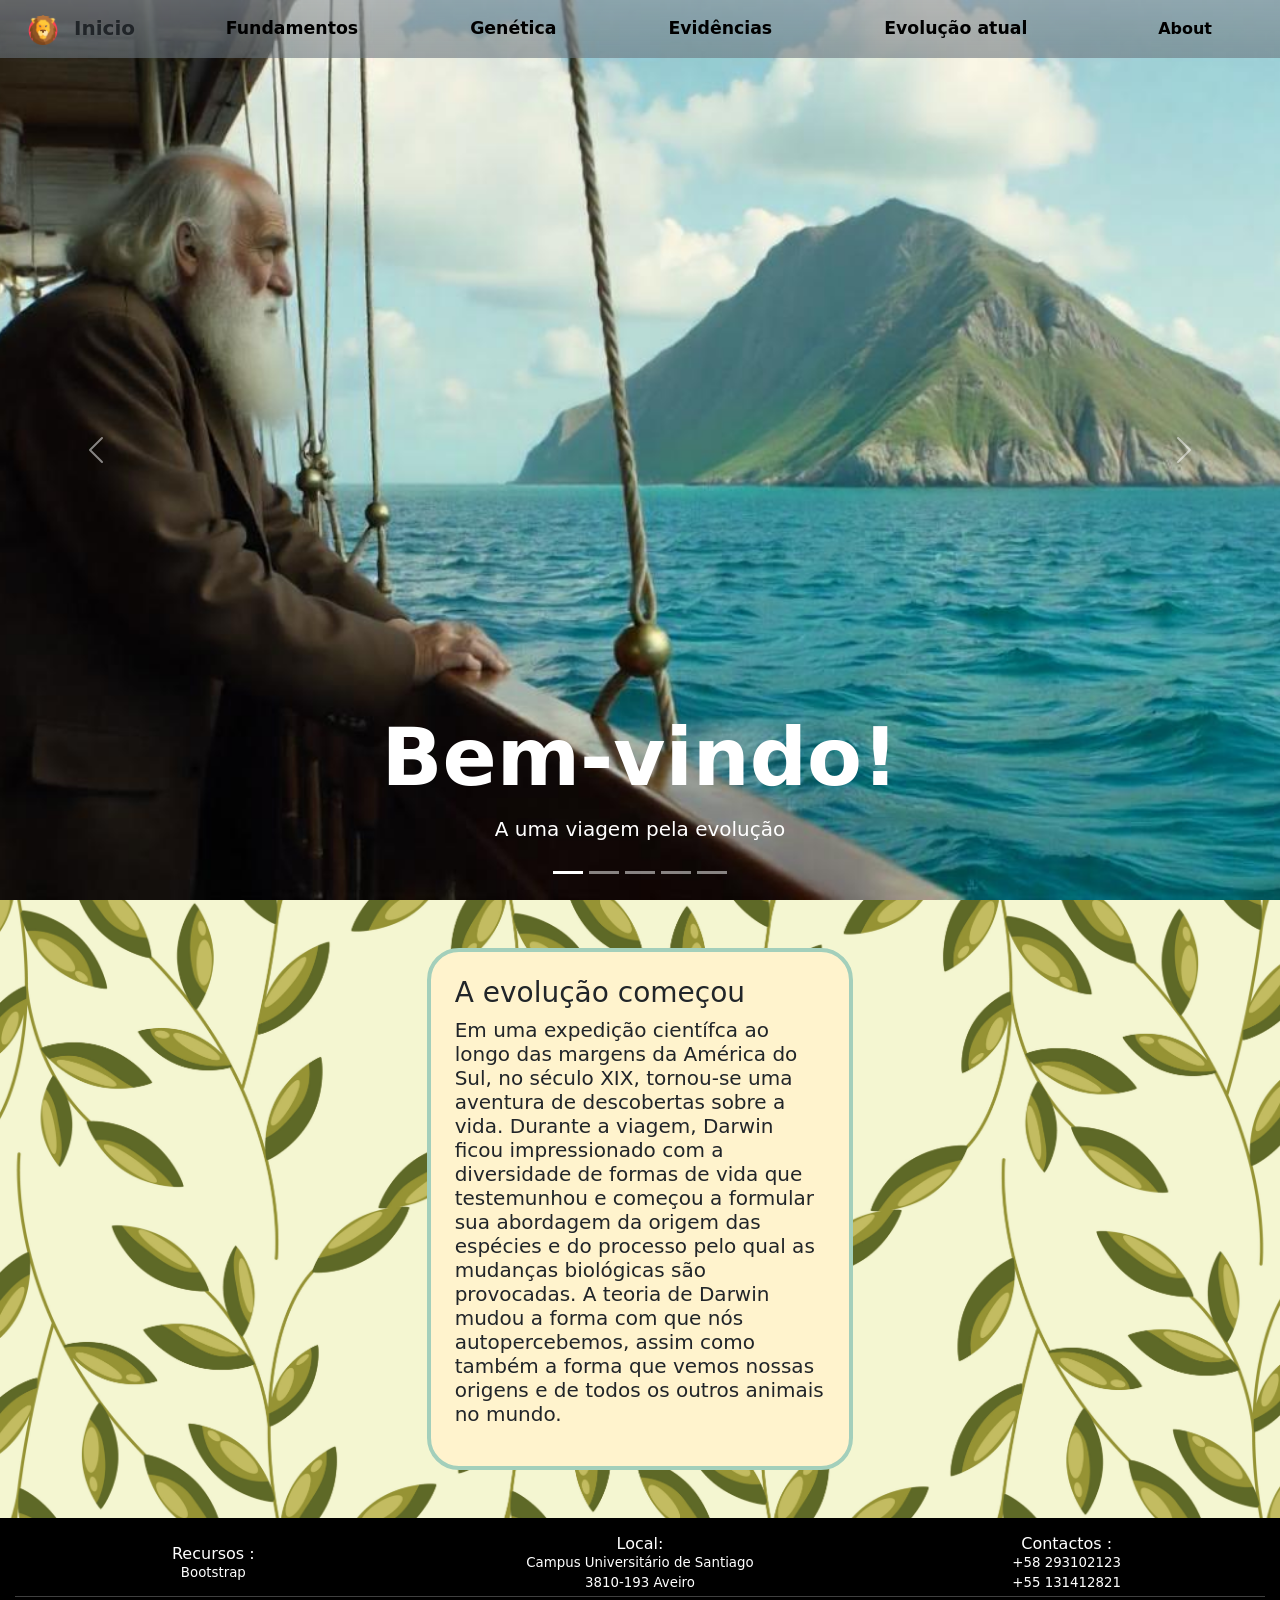
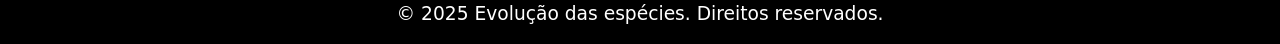
<file: projeto/index.html>
<!DOCTYPE ht>
<html lang="pt">
    <head>
        <meta charset="UTF-8">
        <meta name="viewport" content="width=device-width, initial-scale=1.0">
        <title>Evolução das espécies</title>
        <!-- Bootstrap minified CSS -->
        <link rel="stylesheet" href="https://cdn.jsdelivr.net/npm/bootstrap@5.3.0-alpha1/dist/css/bootstrap.min.css">
        <!-- jQuery library -->
        <script src="https://ajax.googleapis.com/ajax/libs/jquery/1.11.3/jquery.min.js"></script>
        <!-- Bootstrap JavaScript -->
        <script src="http://maxcdn.bootstrapcdn.com/bootstrap/3.3.6/js/bootstrap.min.js"></script>
        <!--Personal styles-->
        <link rel="stylesheet" href="css/style_index.css">
    </head>


    <body>
               <!--barra de navegacao-->    
        <nav class="navbar navbar-expand-lg bg-secondary bg-gradient fixed-top" style="--bs-bg-opacity: .6;">
            <div class="container-fluid">

                <!--HOME -->
                <div class="navbar-brand">
                    <a class="text-decoration-none text-dark" href="index.html">
                        <img class="d-inline-block mx-3" src="images/lio.png" alt="ND" width="30" height="30"><b>Inicio</b></a>
                </div>

                <!--Sublinks-->
                <div class="navbar-nav">
                    
                    <ul class="navbar-nav">
                        <li class="nav-item mx-5"><a  class="nav-link active" href="fundamentos.html" target="_blank">Fundamentos</a></li>
                        <li class="nav-item mx-5"><a  class="nav-link active" href="genetica.html" target="_blank">Genética</a></li>
                        <li class="nav-item mx-5"><a  class="nav-link active" href="evidencias.html" target="_blank">Evidências</a></li>
                        <li class="nav-item mx-5"><a  class="nav-link active" href="contemporaneos.html" target="_blank">Evolução atual</a></li>
                    </ul>
                </div>

                <!-- ABOUT -->
                <div class="navbar-nav">
                    <a class="nav-item nav-link active mx-5" href="about.html" target="_blank"><b> About</b></a>
                </div>
            </div>
        </nav>
       
        <!-- CAROUSEL-->
        <div class="">
            <div id="carouselExample" class="carousel slide full-screen" data-bs-ride="carousel">

                <div class="carousel-indicators">
                    <button type="button" data-bs-target="#carouselExampleCaptions" data-bs-slide-to="0" class="active" aria-current="true" aria-label="Slide 1"></button>
                    <button type="button" data-bs-target="#carouselExampleCaptions" data-bs-slide-to="1" aria-label="Slide 2"></button>
                    <button type="button" data-bs-target="#carouselExampleCaptions" data-bs-slide-to="2" aria-label="Slide 3"></button>
                    <button type="button" data-bs-target="#carouselExampleCaptions" data-bs-slide-to="3" aria-label="Slide 4"></button>
                    <button type="button" data-bs-target="#carouselExampleCaptions" data-bs-slide-to="4" aria-label="Slide 5"></button>

                </div>
                <div class="carousel-inner">


                    <div class="carousel-item active">
                        <img src="images/e.jpeg" class="d-block w-100"  alt="none">
                        <div class="carousel-caption">
                            <h5 class="display-1 fw-bold"><a class="link text-decoration-none text-white" href="index.html">Bem-vindo!</a></h5>
                            <p>A uma viagem pela evolução</p>
                        </div>
                    </div>

                    <div class="carousel-item">
                        <img src="images/funda.jpeg" class="d-block w-100" alt="none">
                        <div class="carousel-caption">
                            <h5 class="display-1 fw-bold"><a class="link text-decoration-none text-white" href="fundamentos.html" target="_blank">Fundamentos</a></h5>
                            <p>Aprende um pouco das bases</p>
                        </div>
                    </div>


                    <div class="carousel-item">
                        <img src="images/cel.jpeg" class="d-block w-100" alt="none">
                        <div class="carousel-caption">
                            <h5 class="display-1 fw-bold"><a class="link text-decoration-none text-white" href="genetica.html" target="_blank">Genética</a></h5>
                            <p>Combinações incrivéis</p>
                        </div>
                    </div>


                    <div class="carousel-item">
                        <img src="images/fossil_index.jpg" class="d-block w-100" alt="none">
                        <div class="carousel-caption">
                            <h5 class="display-1 fw-bold"><a class="link text-decoration-none text-white" href="evidencias.html" target="_blank">Evidências</a></h5>
                            <p>As provas da vida</p>
                        </div>    
                    </div>

                    <div class="carousel-item">
                        <img src="images/mosca_index.jpg" class="d-block w-100" alt="n carregou">
                        <div class="carousel-caption">
                            <h5 class="display-1 fw-bold"><a class="link text-decoration-none text-white" href="contemporaneos.html" target="_blank">Evolução atual</a></h5>
                            <p>E agora?</p>
                        </div>    
                    </div>

                </div>
                <button class="carousel-control-prev" type="button" data-bs-target="#carouselExample" data-bs-slide="prev">
                    <span class="carousel-control-prev-icon" aria-hidden="true"></span>
                    <span class="visually-hidden">Previous</span>
                </button>
                <button class="carousel-control-next" type="button" data-bs-target="#carouselExample" data-bs-slide="next">
                    <span class="carousel-control-next-icon" aria-hidden="true"></span>
                    <span class="visually-hidden">Next</span>
                </button>
                </div>
            </div>
        </div>
         <!-- Introducao  -->
         <div class="container-fluid p-0 m-0" style="background-image: url('images/fundo_index.jpg'); background-size: cover; background-position: center center;">  
                        
             <div class="row m-0 py-5 d-flex justify-content-center">
                 <div class="col-md-4 p-4 align-center bg-warning-subtle border border-4 border-success-subtle rounded-5">
                     <h3>A evolução começou<h3>
                     <p>Em uma expedição científca ao longo das margens da América do Sul, no século XIX, tornou-se uma aventura de descobertas sobre a vida. Durante a viagem, Darwin ficou impressionado com a diversidade de formas de vida que testemunhou e começou a formular sua abordagem da origem das espécies e do processo pelo qual as mudanças biológicas são provocadas. A teoria de Darwin mudou a forma com que nós autopercebemos, assim como também a forma que vemos nossas origens e de todos os outros animais no mundo. 
                     </p>
                 </div>
             </div>

             <!-- podemos colocar alguma coisa mais? -->
             <!--div class="row d-flex aling-items-center mx-0 tamanho">
                 <div class="col-md-4 bg-primary text-center">
                     <p class="">asdasd</p>
                 </div>
                 <div class="col-md-8 bg-danger">
                 </div>
             </div-->

        </div>
        <!--Rodape aeternum-->
        <footer class="bg-black text-white text-center py-3">
            <div class="container-fluid" style="background-size: cover;">
                <div class="row align-items-stretch">

                    <div class="col-md-4 d-flex flex-column justify-content-center">     
                        <h5>Recursos :</h5>
                        <p><a class="link text-decoration-none text-white" href="https://getbootstrap.com/" target="_blank">Bootstrap</a></p>
                    </div>

                    <div class="col-md-4 d-flex flex-column">
                        <h5>Local:</h5>
                        <p>Campus Universitário de Santiago</p><p> 3810-193 Aveiro</p>
                    </div>

                    <div class="col-md-4 d-flex flex-column">
                        <h5>Contactos :</h5>
                        <p>+58 293102123</p>
                        <p> +55 131412821</p>
                    </div>
                </div> 
                <hr>
                <div>
                    <p style="font-size:14pt;">© 2025 Evolução das espécies. Direitos reservados.</p>
                </div>
            </div>
        </footer>
        <script src="https://cdn.jsdelivr.net/npm/bootstrap@5.3.0-alpha1/dist/js/bootstrap.bundle.min.js"></script>
    </body>
</html>
</file>
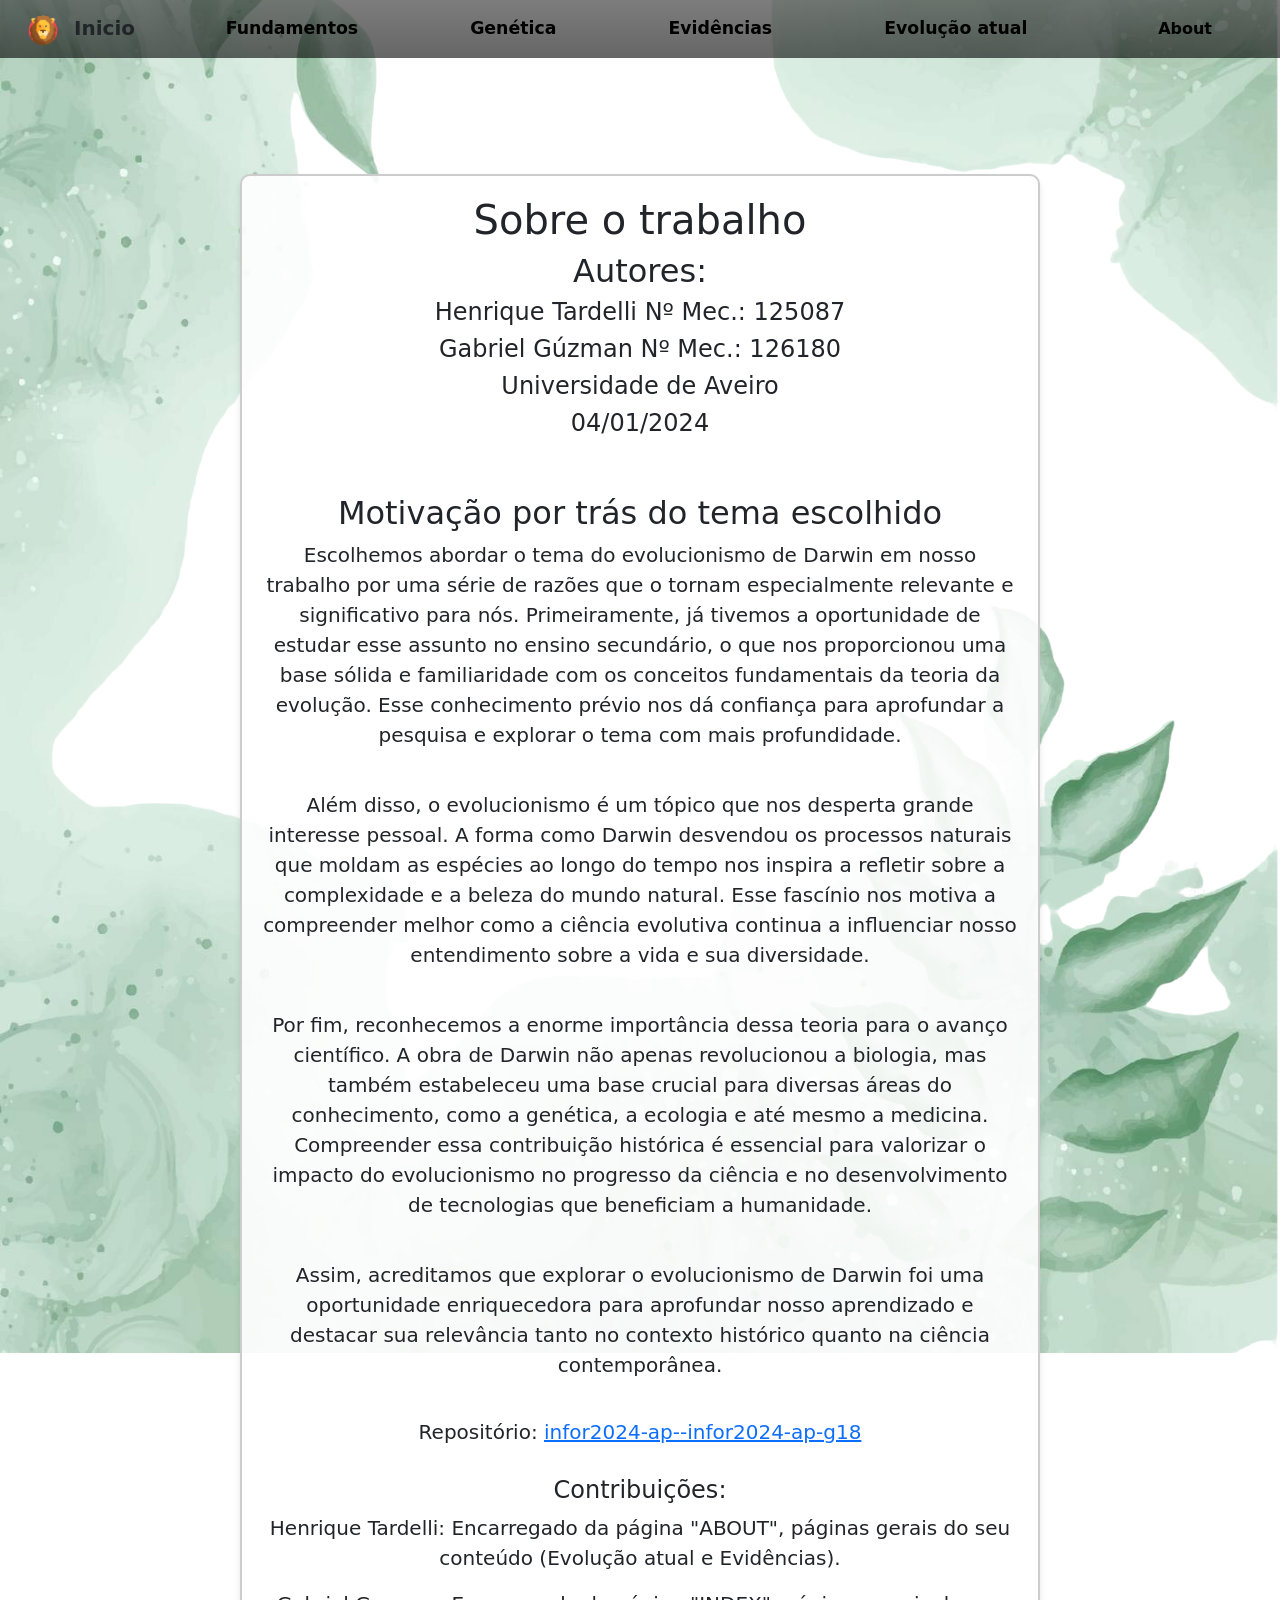
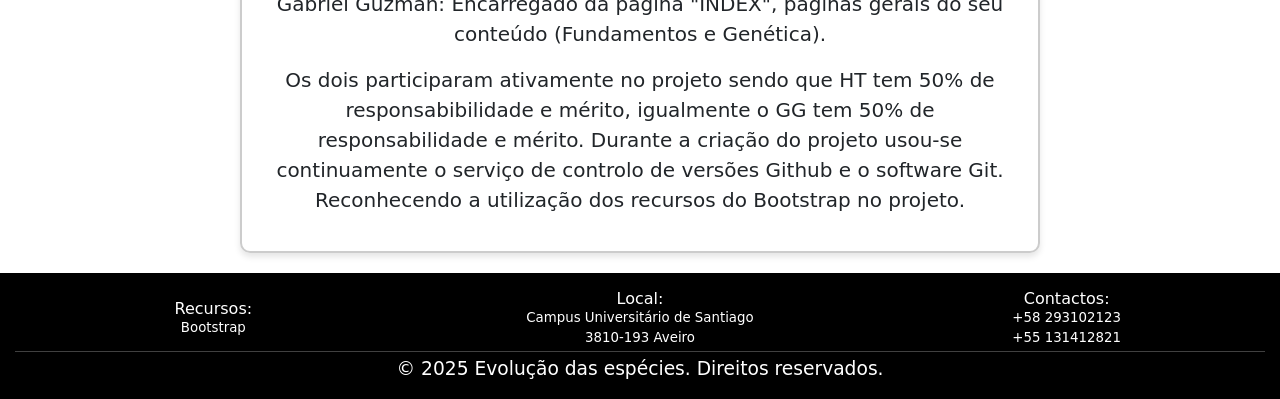
<file: projeto/about.html>
<!DOCTYPE html>
<html lang="pt">
    <head>
        <meta charset="UTF-8">
        <meta name="viewport" content="width=device-width, initial-scale=1.0">
        <title>About</title>
        <!-- Bootstrap minified CSS -->
        <link rel="stylesheet" href="https://cdn.jsdelivr.net/npm/bootstrap@5.3.0-alpha1/dist/css/bootstrap.min.css">
        <!-- Custom CSS -->
        <link rel="stylesheet" href="css/style_about.css">
    </head>
    <body>
        <!-- Barra de navegação -->
        <nav class="navbar navbar-expand-lg bg-black bg-gradient" style="--bs-bg-opacity: .6;">
            <div class="container-fluid">
                <!-- HOME -->
                <div class="navbar-brand">
                    <a class="text-decoration-none text-dark" href="index.html" target="_blank">
                        <img class="d-inline-block mx-3" src="images/lio.png" alt="ND" width="30" height="30"><b>Inicio</b></a>
                </div>

                <div class="navbar-nav">

                    <ul class="navbar-nav">
                        <li class="nav-item mx-5"><a  class="nav-link active" href="fundamentos.html" target="_blank">Fundamentos</a></li>
                        <li class="nav-item mx-5"><a  class="nav-link active" href="genetica.html" target=="_blank">Genética</a></li>
                        <li class="nav-item mx-5"><a  class="nav-link active" href="evidencias.html" target="_blank">Evidências</a></li>
                        <li class="nav-item mx-5"><a  class="nav-link active" href="contemporaneos.html" target="_blank">Evolução atual</a></li>
                    </ul>
                </div>

                <div class="navbar-nav">
                    <a class="nav-item nav-link active mx-5" href="about.html"><b> About</b></a>
                </div>
            </div>
        </nav>

        <!-- Conteúdo principal -->
        <main class="container mt-5 pt-5 text-center">
            <div class="text-box">
                <h1>Sobre o trabalho</h2>
             <h2>Autores:</h2>
               <h4>Henrique Tardelli Nº Mec.: 125087</h4>
               <h4>Gabriel Gúzman Nº Mec.: 126180</h4>
               <h4>Universidade de Aveiro</h4>
               <h4>04/01/2024</h4>
               <br><br>
             <h2>Motivação por trás do tema escolhido</h2>
             <p>Escolhemos abordar o tema do evolucionismo de Darwin em nosso trabalho por uma série de razões que o tornam especialmente relevante e significativo para nós. Primeiramente, já tivemos a oportunidade de estudar esse assunto no ensino secundário, o que nos proporcionou uma base sólida e familiaridade com os conceitos fundamentais da teoria da evolução. Esse conhecimento prévio nos dá confiança para aprofundar a pesquisa e explorar o tema com mais profundidade.</p>
             <br>
             <p>Além disso, o evolucionismo é um tópico que nos desperta grande interesse pessoal. A forma como Darwin desvendou os processos naturais que moldam as espécies ao longo do tempo nos inspira a refletir sobre a complexidade e a beleza do mundo natural. Esse fascínio nos motiva a compreender melhor como a ciência evolutiva continua a influenciar nosso entendimento sobre a vida e sua diversidade.</p>
             <br>
             <p>Por fim, reconhecemos a enorme importância dessa teoria para o avanço científico. A obra de Darwin não apenas revolucionou a biologia, mas também estabeleceu uma base crucial para diversas áreas do conhecimento, como a genética, a ecologia e até mesmo a medicina. Compreender essa contribuição histórica é essencial para valorizar o impacto do evolucionismo no progresso da ciência e no desenvolvimento de tecnologias que beneficiam a humanidade.</p>
             <br>
             <p>Assim, acreditamos que explorar o evolucionismo de Darwin foi uma oportunidade enriquecedora para aprofundar nosso aprendizado e destacar sua relevância tanto no contexto histórico quanto na ciência contemporânea.</p>
             <br>
               <h5>Repositório: <a href="https://github.com/detiuaveiro/infor2024-ap--infor2024-ap-g18">infor2024-ap--infor2024-ap-g18</a></h5>
             <br>
               <h4>Contribuições:</h4>
               <p>Henrique Tardelli: Encarregado da página "ABOUT", páginas gerais do seu conteúdo (Evolução atual e Evidências).<p/><p>Gabriel Guzman: Encarregado da página "INDEX", páginas gerais do seu conteúdo (Fundamentos e Genética).</p><p>Os dois participaram ativamente no projeto sendo que HT tem 50% de responsabibilidade e mérito, igualmente o GG tem 50% de responsabilidade e mérito. Durante a criação do projeto usou-se continuamente o serviço de controlo de versões Github e o software Git. Reconhecendo a utilização dos recursos do Bootstrap no projeto.</p>
            </div>
        </main>

        <!-- Rodapé -->
        <footer class="bg-black text-white text-center py-3">
            <div class="container-fluid" style="background-size: cover;">
                <div class="row align-items-stretch">

                    <div class="col-md-4 d-flex flex-column justify-content-center">
                        <h5>Recursos: </h5>
                        <p><a class="link text-decoration-none text-white" href="https://getbootstrap.com/" target="_blank">Bootstrap</a></p>
                    </div>

                    <div class="col-md-4 d-flex flex-column">
                        <h5>Local:</h5>
                        <p>Campus Universitário de Santiago</p><p> 3810-193 Aveiro</p>
                    </div>

                    <div class="col-md-4 d-flex flex-column">
                        <h5>Contactos:</h5>
                        <p>+58 293102123</p>
                        <p>+55 131412821</p>
                    </div>
                </div>
                <hr>
                <div>
                    <p style="font-size:14pt;">© 2025 Evolução das espécies. Direitos reservados.</p>
                </div>
            </div>
        </footer>

        <!-- Bootstrap JS -->
        <script src="https://cdn.jsdelivr.net/npm/bootstrap@5.3.0-alpha1/dist/js/bootstrap.bundle.min.js"></script>
    </body>
</html>
</file>
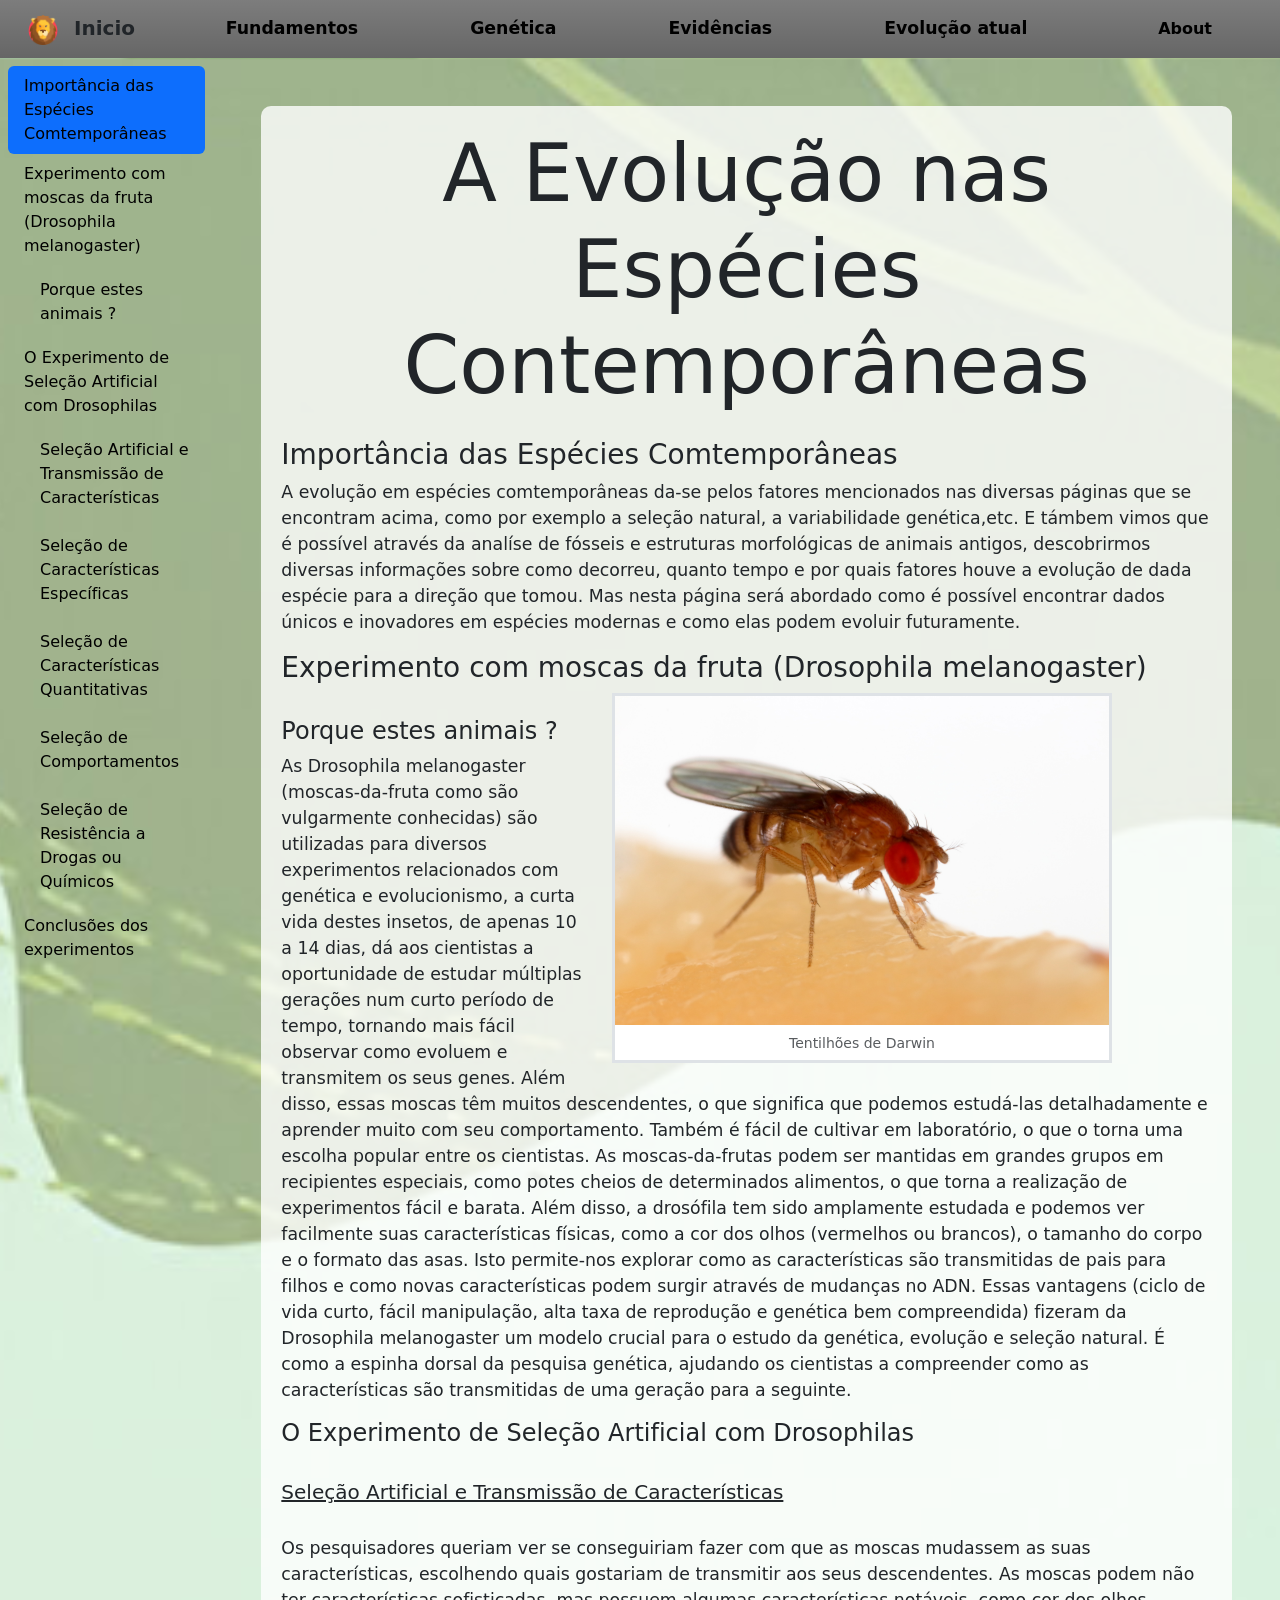
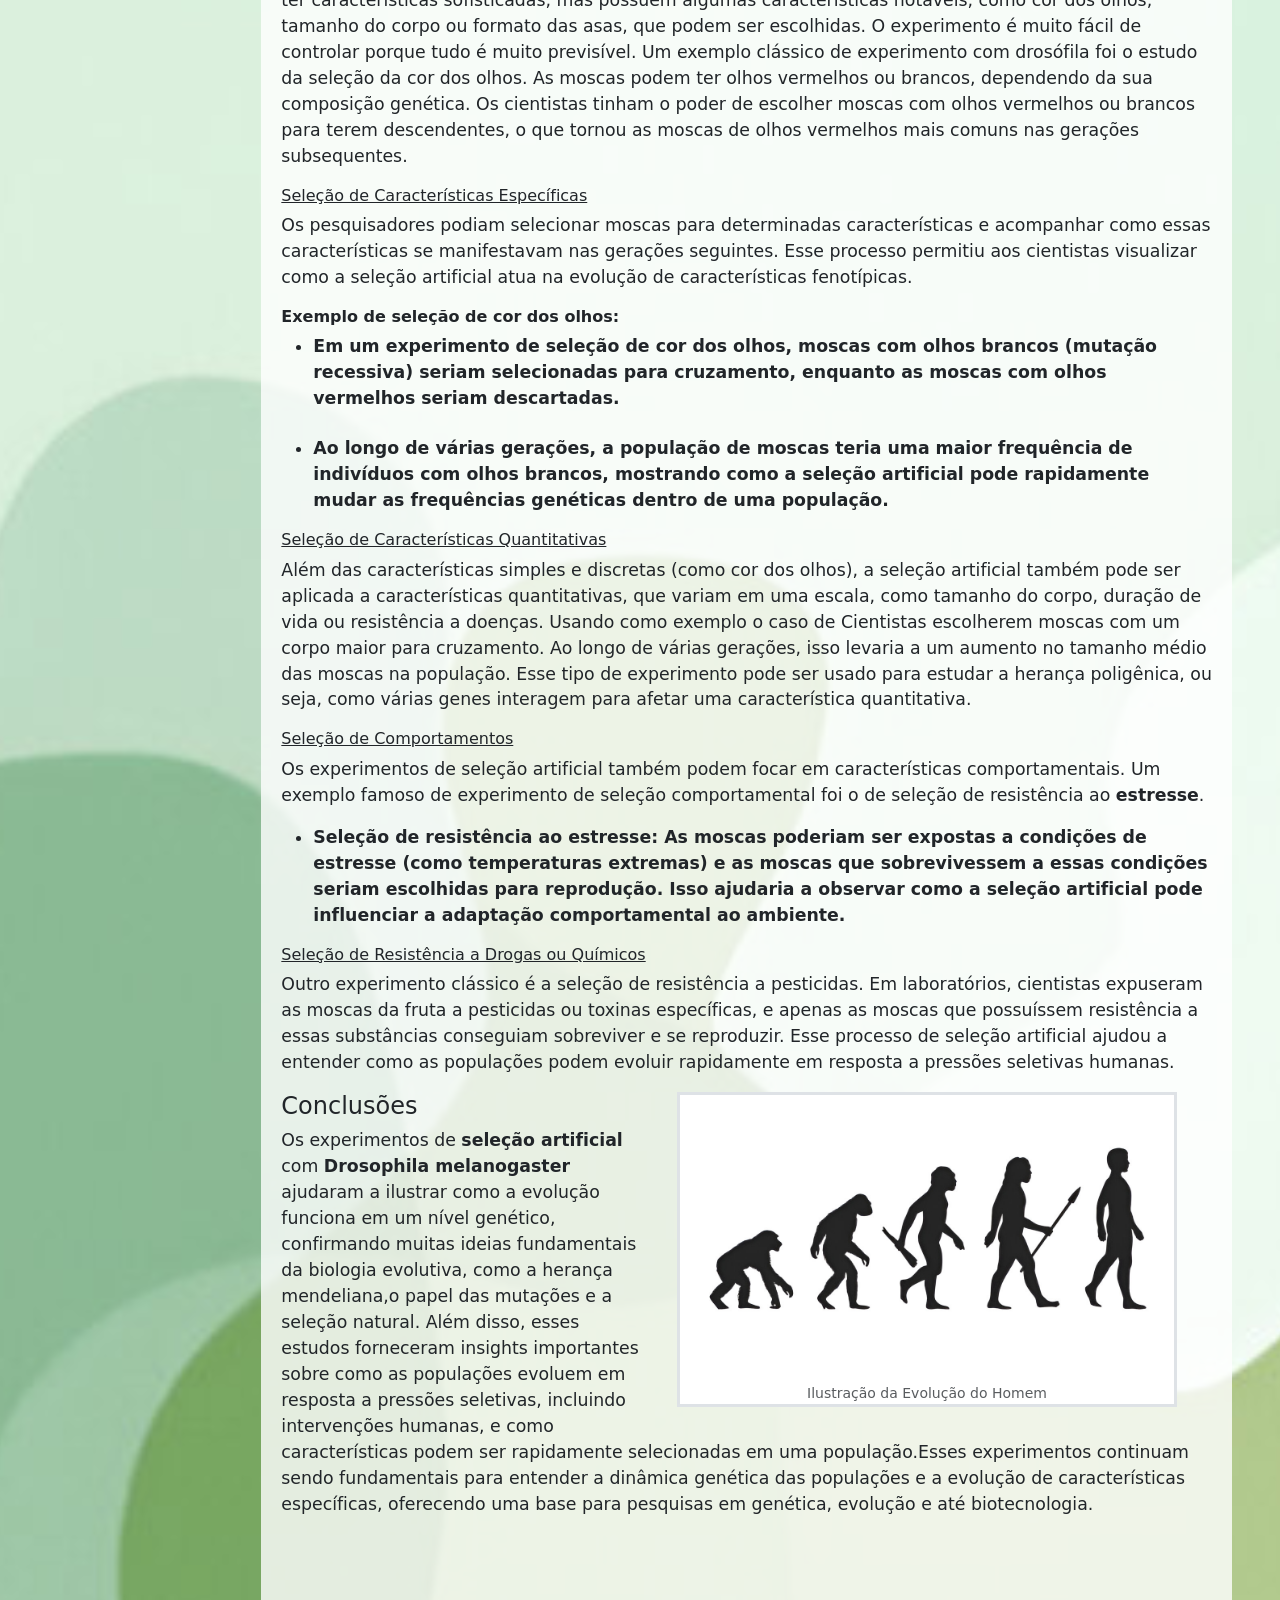
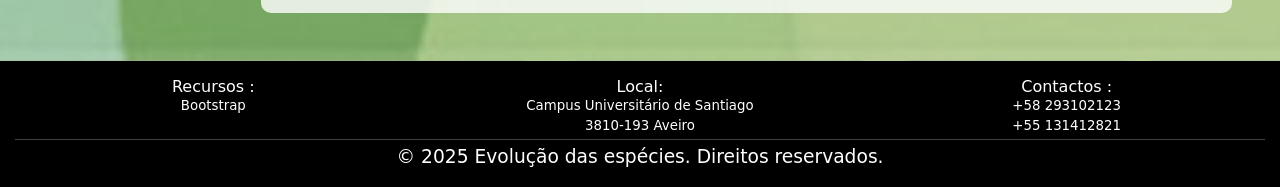
<file: projeto/contemporaneos.html>
<!DOCTYPE html>
<html lang="es">
    <head>
        <meta charset="UTF-8">
        <meta name="viewport" content="width=device-width, initial-scale=1.0">
        <title>A Evolução nas Espécies Contemporâneas</title>
        <!-- Bootstrap minified CSS -->
        <link rel="stylesheet" href="https://cdn.jsdelivr.net/npm/bootstrap@5.3.0-alpha1/dist/css/bootstrap.min.css">
        <!-- jQuery library -->
        <script src="https://ajax.googleapis.com/ajax/libs/jquery/1.11.3/jquery.min.js"></script>
        <!-- Bootstrap JavaScript -->
        <script src="http://maxcdn.bootstrapcdn.com/bootstrap/3.3.6/js/bootstrap.min.js"></script>
        <!--Personal styles-->
        <link rel="stylesheet" href="css/style_page_geral.css">
    </head>
    <body>

        <!--barra de navegacao-->    
        <nav class="navbar navbar-expand-lg bg-black bg-gradient" style="--bs-bg-opacity: .6;">
            <div class="container-fluid">
                <!--HOME -->
                <div class="navbar-brand"> 
                    <a class="text-decoration-none text-dark" href="index.html" target="_blank">
                        <img class="d-inline-block mx-3" src="images/lio.png" alt="ND" width="30" height="30"><b>Inicio</b></a>
                </div>

                <!--Sublinks-->
                <div class="navbar-nav">
                    <ul class="navbar-nav">
                        <li class="nav-item mx-5"><a  class="nav-link active" href="fundamentos.html" target="_blank">Fundamentos</a></li>
                        <li class="nav-item mx-5"><a  class="nav-link active" href="genetica.html" target="_blank">Genética</a></li>
                        <li class="nav-item mx-5"><a  class="nav-link active" href="evidencias.html" target="_blank">Evidências</a></li>
                        <li class="nav-item mx-5"><a  class="nav-link active" href="contemporaneos.html">Evolução atual</a></li>
                    </ul>
                </div>
                <!-- ABOUT -->
                <div class="navbar-nav">
                    <a class="nav-item nav-link active mx-5" href="about.html" target="_blank"><b> About</b></a>
                </div>
            </div>
        </nav>

        <!-- CONTEUDO-->

        <div class="container-fluid" style="background-image: url('images/verde.jpeg'); background-size: cover; background-position: center center;">
            <div class="row">
                <!-- indice navbar-->
                <div class="col-md-2 p-0 m-0">
                </div>
                <div class="col-md-2 p-0 m-0" style="position:fixed">
                    <nav id="navbar-example3" class="position-sticky top-0 h-100 flex-column align-items-stretch p-2">

                        <nav class="nav nav-pills flex-column">
                            <a class="nav-link text-black" href="#item-1">Importância das Espécies Comtemporâneas</a>
                           
                            <a class="nav-link text-black" href="#item-2">Experimento com moscas da fruta (Drosophila melanogaster)</a>
                            <nav class="nav nav-pills flex-column">
                                <a class="nav-link ms-3 my-1 text-black" href="#item-2-1">Porque estes animais ?</a>
                            </nav>
                            <a class="nav-link text-black" href="#item-3">O Experimento de Seleção Artificial com Drosophilas</a>
                            <nav class="nav nav-pills flex-column">
                                <a class="nav-link ms-3 my-1 text-black" href="#item-3-1">Seleção Artificial e Transmissão de Características</a>
                                <a class="nav-link ms-3 my-1 text-black" href="#item-3-2">Seleção de Características Específicas</a>
                                <a class="nav-link ms-3 my-1 text-black" href="#item-3-3">Seleção de Características Quantitativas</a>
                                <a class="nav-link ms-3 my-1 text-black" href="#item-3-4">Seleção de Comportamentos</a>
                                <a class="nav-link ms-3 my-1 text-black" href="#item-3-5">Seleção de Resistência a Drogas ou Químicos</a>
                            </nav>
                            <a class="nav-link text-black" href="#item-4">Conclusões dos experimentos</a>

                        </nav>
                    </nav>
                </div>        
                <!-- conteudo em si mesmo-->
                <div class="col-md-10 m-0 p-5 offset-md-2">
                    <div data-bs-spy="scroll" data-bs-target="#navbar-example3" data-bs-smooth-scroll="true" class="scrollspy-example-2" tabindex="0" style="background-color: rgba(    255, 255, 255, 0.8); padding: 20px; border-radius: 10px;">

                        <div class="mb-4">
                            <h4 class="display-1 text-center">A Evolução nas Espécies Contemporâneas</h4>
                            
                        </div>
                        <div id="item-1">
                            <h3>Importância das Espécies Comtemporâneas</h3>
                            <p>A evolução em espécies comtemporâneas da-se pelos fatores mencionados nas diversas páginas que se encontram acima, como por exemplo a seleção natural, a variabilidade genética,etc. E támbem vimos que é possível através da analíse de fósseis e estruturas morfológicas de animais antigos, descobrirmos diversas informações sobre como decorreu, quanto tempo e por quais fatores houve a evolução de dada espécie para a direção que tomou. Mas nesta página será abordado como é possível encontrar dados únicos e inovadores em espécies modernas e como elas podem evoluir futuramente.</p>
                        </div>
                        
                        <div id="item-2">
                            <h3>Experimento com moscas da fruta (Drosophila melanogaster)</h3>
                            <figure class="figure bg-white border border-3 float-end" style=" width: 500px; height: 370px; margin-right : 100px; margin-left : 30px">
                                <img class="figure-img img-fluid" src="images/Mosca.jpg" alt="none">
                                <figcaption class="figure-caption text-center">Tentilhões de Darwin</figcaption>
                            </figure>
                        </div>
                        <br>
                        <div id="item-2-1">
                            <h4>Porque estes animais ?</h4>
                            <p>As Drosophila melanogaster (moscas-da-fruta como são vulgarmente conhecidas) são utilizadas para diversos experimentos relacionados com genética e evolucionismo, a curta vida destes insetos, de apenas 10 a 14 dias, dá aos cientistas a oportunidade de estudar múltiplas gerações num curto período de tempo, tornando mais fácil observar como evoluem e transmitem os seus genes. Além disso, essas moscas têm muitos descendentes, o que significa que podemos estudá-las detalhadamente e aprender muito com seu comportamento. Também é fácil de cultivar em laboratório, o que o torna uma escolha popular entre os cientistas. As moscas-da-frutas podem ser mantidas em grandes grupos em recipientes especiais, como potes cheios de determinados alimentos, o que torna a realização de experimentos fácil e barata. Além disso, a drosófila tem sido amplamente estudada e podemos ver facilmente suas características físicas, como a cor dos olhos (vermelhos ou brancos), o tamanho do corpo e o formato das asas. Isto permite-nos explorar como as características são transmitidas de pais para filhos e como novas características podem surgir através de mudanças no ADN. Essas vantagens (ciclo de vida curto, fácil manipulação, alta taxa de reprodução e genética bem compreendida) fizeram da Drosophila melanogaster um modelo crucial para o estudo da genética, evolução e seleção natural. É como a espinha dorsal da pesquisa genética, ajudando os cientistas a compreender como as características são transmitidas de uma geração para a seguinte.</p>
                          
                        </div>
                        <div id="item-3">
                            <h4>O Experimento de Seleção Artificial com Drosophilas</h4>
                            <br>
                            <div id="item-3-1">
                            <h5><u>Seleção Artificial e Transmissão de Características</u></h5>
                            <br>
                            <p>Os pesquisadores queriam ver se conseguiriam fazer com que as moscas mudassem as suas características, escolhendo quais gostariam de transmitir aos seus descendentes. As moscas podem não ter características sofisticadas, mas possuem algumas características notáveis, como cor dos olhos, tamanho do corpo ou formato das asas, que podem ser escolhidas. O experimento é muito fácil de controlar porque tudo é muito previsível. Um exemplo clássico de experimento com drosófila foi o estudo da seleção da cor dos olhos. As moscas podem ter olhos vermelhos ou brancos, dependendo da sua composição genética. Os cientistas tinham o poder de escolher moscas com olhos vermelhos ou brancos para terem descendentes, o que tornou as moscas de olhos vermelhos mais comuns nas gerações subsequentes.</p>
                            </div>
                            <div id="item-3-2">
                            <h6><u>Seleção de Características Específicas</u></h6>
                            <p>Os pesquisadores podiam selecionar moscas para determinadas características e acompanhar como essas características se manifestavam nas gerações seguintes. Esse processo permitiu aos cientistas visualizar como a seleção artificial atua na evolução de características fenotípicas.</p>
                        </div>
                        <h6><b>Exemplo de seleção de cor dos olhos:</b></h6>
                        <ul>
                            <li>Em um experimento de seleção de cor dos olhos, moscas com olhos brancos (mutação recessiva) seriam selecionadas para cruzamento, enquanto as moscas com olhos vermelhos seriam descartadas.</li>
                            <br>
                            <li>Ao longo de várias gerações, a população de moscas teria uma maior frequência de indivíduos com olhos brancos, mostrando como a seleção artificial pode rapidamente mudar as frequências genéticas dentro de uma população.</li>
                        </ul>
                        <div id="item-3-3">
                        <h6><u>Seleção de Características Quantitativas</u></h6>
                        <p>Além das características simples e discretas (como cor dos olhos), a seleção artificial também pode ser aplicada a características quantitativas, que variam em uma escala, como tamanho do corpo, duração de vida ou resistência a doenças. Usando como exemplo o caso de Cientistas escolherem moscas com um corpo maior para cruzamento. Ao longo de várias gerações, isso levaria a um aumento no tamanho médio das moscas na população. Esse tipo de experimento pode ser usado para estudar a herança poligênica, ou seja, como várias genes interagem para afetar uma característica quantitativa.</p>

                        </div>

                        <div id="item-3-4">
                        <h6><u>Seleção de Comportamentos</u></h6>
                        <p>Os experimentos de seleção artificial também podem focar em características comportamentais. Um exemplo famoso de experimento de seleção comportamental foi o de seleção de resistência ao <b>estresse</b>.</p>
                        <ul>
                            <li>Seleção de resistência ao estresse: As moscas poderiam ser expostas a condições de estresse (como temperaturas extremas) e as moscas que sobrevivessem a essas condições seriam escolhidas para reprodução. Isso ajudaria a observar como a seleção artificial pode influenciar a<b> adaptação comportamental</b> ao ambiente.</li>
                        </ul>
                        </div>
                        <div id="item-3-5">
                        <h6><u>Seleção de Resistência a Drogas ou Químicos</u></h6>
                        <p>Outro experimento clássico é a seleção de resistência a pesticidas. Em laboratórios, cientistas expuseram as moscas da fruta a pesticidas ou toxinas específicas, e apenas as moscas que possuíssem resistência a essas substâncias conseguiam sobreviver e se reproduzir. Esse processo de seleção artificial ajudou a entender como as populações podem evoluir rapidamente em resposta a pressões seletivas humanas.</p>
                        </div>
                        <div>
                            <figure class="figure border border-3 float-end bg-white" style=" width: 500px; height: 315px; margin-right : 35px; margin-left : 30px">
                                <img class="figure-img img-fluid" src="images/evolucao.jpg" alt="none">
                                <figcaption class="figure-caption text-center">Ilustração da Evolução do Homem</figcaption>
                            </figure>
                        </div>
                        <div id="item-4" style="margin-bottom:75px">
                            <h4>Conclusões</h4>
                            <p>Os experimentos de <b>seleção artificial</b> com <b>Drosophila melanogaster</b> ajudaram a ilustrar como a evolução funciona em um nível genético, confirmando muitas ideias fundamentais da biologia evolutiva, como a herança mendeliana,o papel das mutações e a seleção natural. Além disso, esses estudos forneceram insights importantes sobre como as populações evoluem em resposta a pressões seletivas, incluindo intervenções humanas, e como características podem ser rapidamente selecionadas em uma população.Esses experimentos continuam sendo fundamentais para entender a dinâmica genética das populações e a evolução de características específicas, oferecendo uma base para pesquisas em genética, evolução e até biotecnologia.</p>
                        </div>
                        </div>
                  
                    </div>
                </div>
            </div>
        </div>

        <!--Rodape aeternum-->
        <footer class="bg-black text-white text-center py-3">
            <div class="container-fluid" style="background-size: cover;">
                <div class="row align-items-stretch">
                    <div class="col-md-4 d-flex flex-column">
                        <h5>Recursos :</h5>
                        <p><a class="link text-decoration-none text-white" href="https://getbootstrap.com/" target="_blank">Bootstrap</a></p>
                    </div>
                    <div class="col-md-4 d-flex flex-column">
                        <h5>Local:</h5>
                        <p>Campus Universitário de Santiago</p><p> 3810-193 Aveiro</p>
                    </div>
                    <div class="col-md-4 d-flex flex-column">
                        <h5>Contactos :</h5>
                        <p>+58 293102123</p>
                        <p> +55 131412821</p>
                    </div>
                </div>
                <hr>
                <div>
                    <p style="font-size:14pt;">© 2025 Evolução das espécies. Direitos reservados.</p>
                </div>
            </div>
        </footer>
        <script src="https://cdn.jsdelivr.net/npm/bootstrap@5.3.0-alpha1/dist/js/bootstrap.bundle.min.js"></script>
    </body>

</html>
</file>
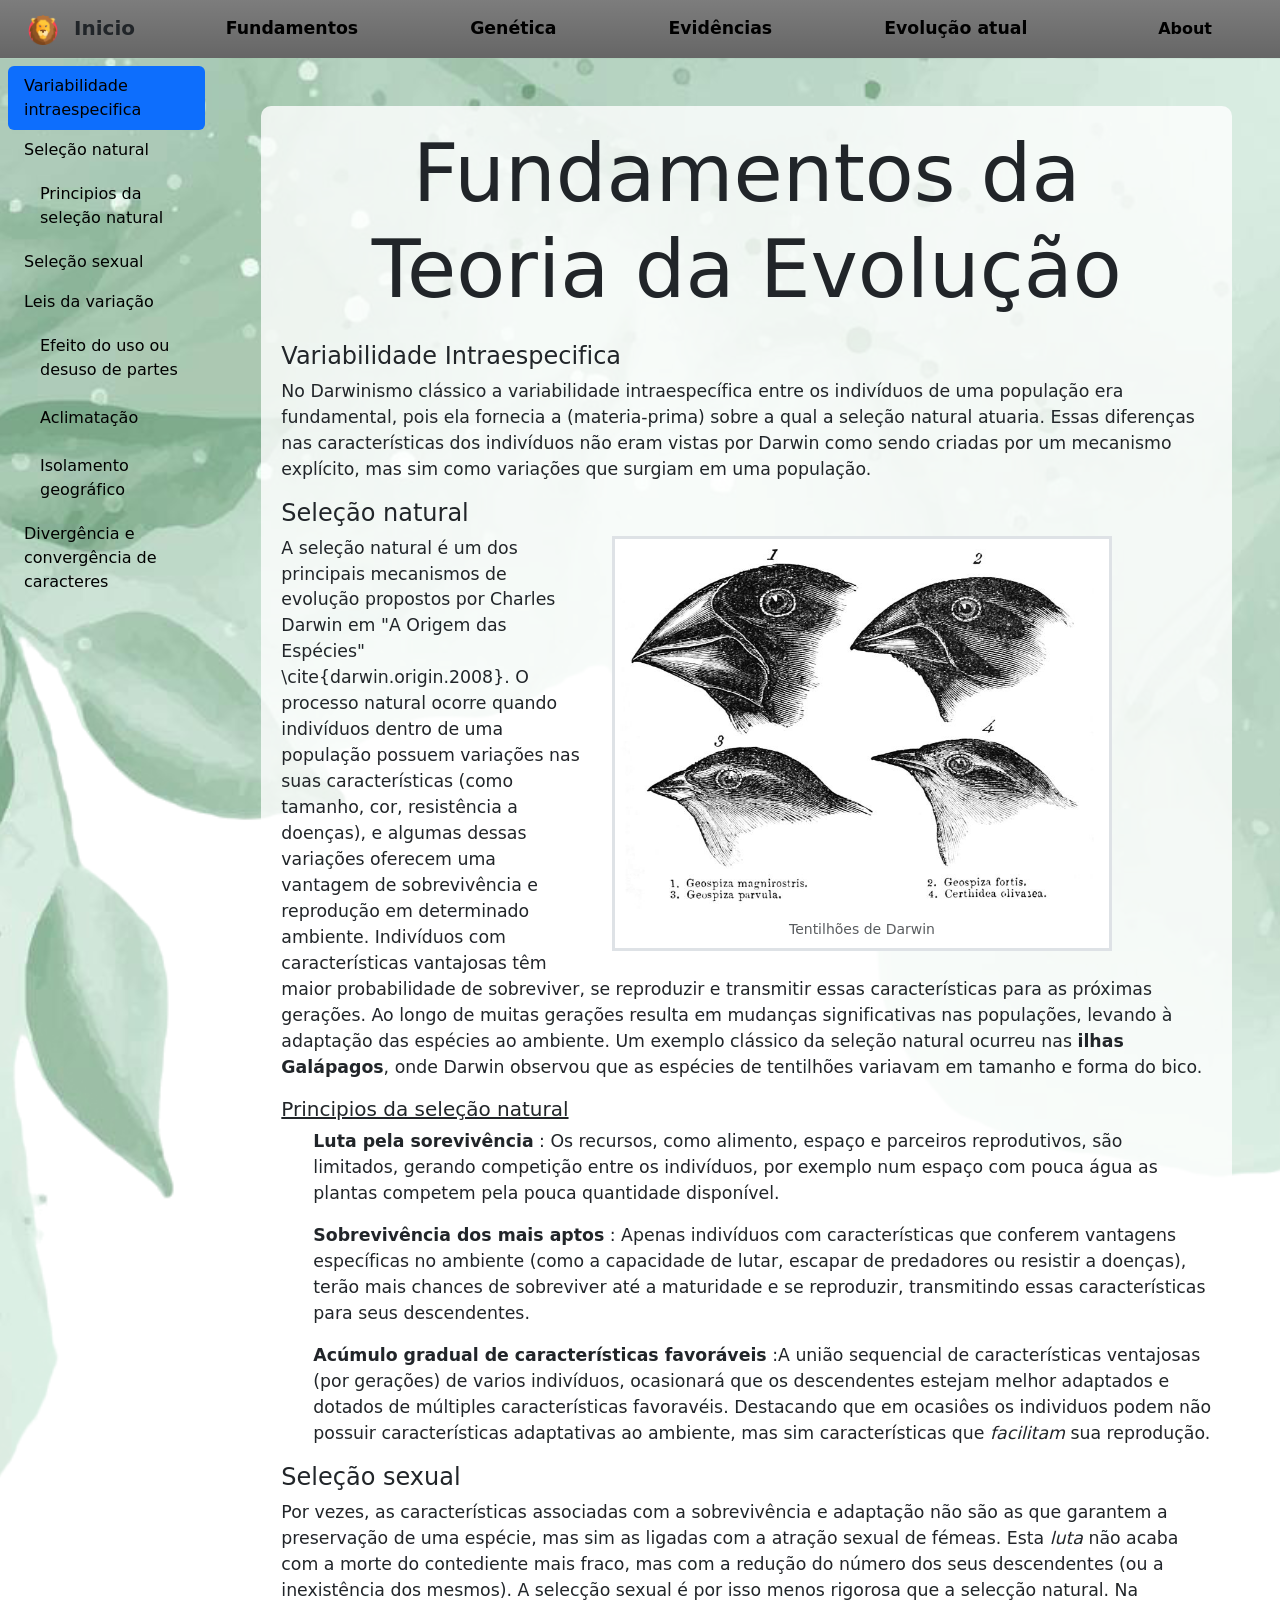
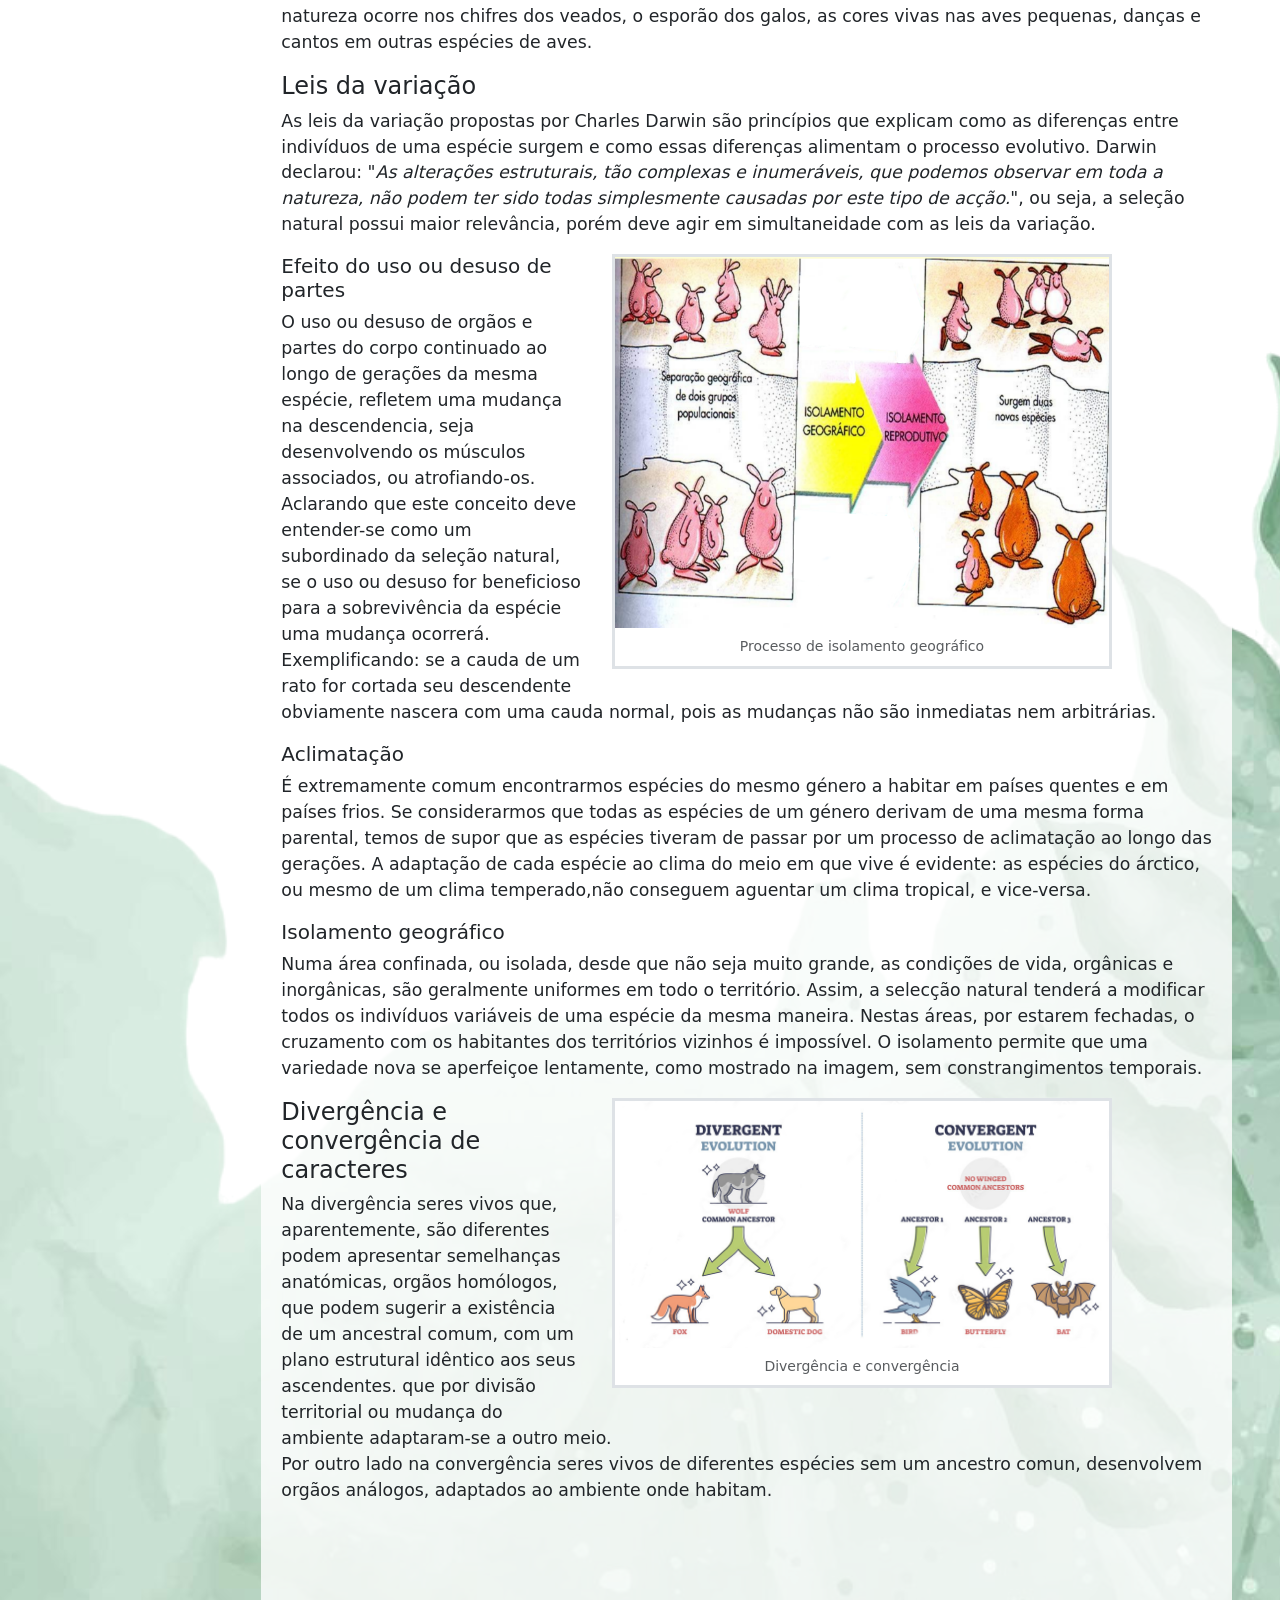
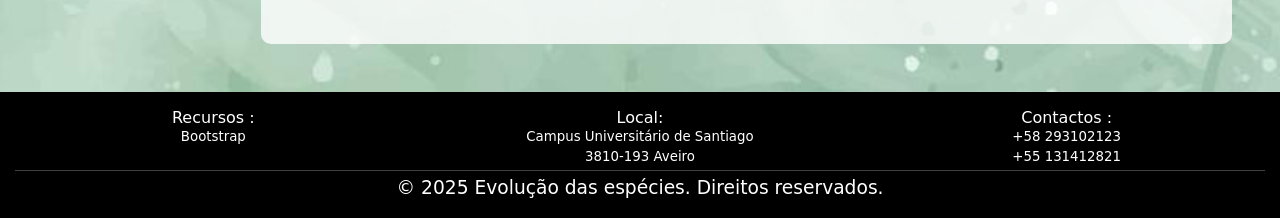
<file: projeto/fundamentos.html>
<!DOCTYPE html>
<html lang="es">
    <head>
        <meta charset="UTF-8">
        <meta name="viewport" content="width=device-width, initial-scale=1.0">
        <title>Fundamentos</title>
        <!-- Bootstrap minified CSS -->
        <link rel="stylesheet" href="https://cdn.jsdelivr.net/npm/bootstrap@5.3.0-alpha1/dist/css/bootstrap.min.css">
        <!-- jQuery library -->
        <script src="https://ajax.googleapis.com/ajax/libs/jquery/1.11.3/jquery.min.js"></script>
        <!-- Bootstrap JavaScript -->
        <script src="http://maxcdn.bootstrapcdn.com/bootstrap/3.3.6/js/bootstrap.min.js"></script>
        <!--Personal styles-->
        <link rel="stylesheet" href="css/style_page_geral.css">
    </head>
    <body>

        <!--barra de navegacao-->    
        <nav class="navbar navbar-expand-lg bg-black bg-gradient" style="--bs-bg-opacity: .6;">
            <div class="container-fluid">
                <!--HOME -->
                <div class="navbar-brand"> 
                    <a class="text-decoration-none text-dark" href="index.html" target="_blank">
                        <img class="d-inline-block mx-3" src="images/lio.png" alt="ND" width="30" height="30"><b>Inicio</b></a>
                </div>

                <!--Sublinks-->
                <div class="navbar-nav">
                    <ul class="navbar-nav">
                        <li class="nav-item mx-5"><a  class="nav-link active" href="fundamentos.html">Fundamentos</a></li>
                        <li class="nav-item mx-5"><a  class="nav-link active" href="genetica.html" target="_blank">Genética</a></li>
                        <li class="nav-item mx-5"><a  class="nav-link active" href="evidencias.html" target="_blank">Evidências</a></li>
                        <li class="nav-item mx-5"><a  class="nav-link active" href="contemporaneos.html" target="_blank">Evolução atual</a></li>
                    </ul>
                </div>
                <!-- ABOUT -->
                <div class="navbar-nav">
                    <a class="nav-item nav-link active mx-5" href="about.html" target="_blank"><b> About</b></a>
                </div>
            </div>
        </nav>

        <!-- CONTEUDO-->

        <div class="container-fluid" style="background-image: url('images/index2.png'); background-size: cover; background-position: center center;">
            <div class="row">
                <!-- indice navbar-->
                <div class="col-md-2 p-0 m-0">
                </div>

                <div class="col-md-2 p-0 m-0" style="position:fixed">
                    <nav id="navbar-example3" class="position-sticky top-0 h-100 flex-column align-items-stretch p-2">

                        <nav class="nav nav-pills flex-column">
                            <a class="nav-link text-black" href="#item-1">Variabilidade intraespecifica</a>
                           
                            <a class="nav-link text-black" href="#item-2">Seleção natural</a>
                            <nav class="nav nav-pills flex-column">
                                <a class="nav-link ms-3 my-1 text-black" href="#item-2-1">Principios da seleção natural</a>
                            </nav>

                            <a class="nav-link text-black" href="#item-3">Seleção sexual</a>
                            <a class="nav-link text-black" href="#item-4">Leis da variação</a>
                            <nav class="nav nav-pills flex-column">
                                <a class="nav-link ms-3 my-1 text-black" href="#item-4-1">Efeito do uso ou desuso de partes</a>
                                <a class="nav-link ms-3 my-1 text-black" href="#item-4-2">Aclimatação</a>
                                <a class="nav-link ms-3 my-1 text-black" href="#item-4-3">Isolamento geográfico</a>
                            </nav>
                            <a class="nav-link text-black" href="#item-5">Divergência e convergência de caracteres</a>

                        </nav>
                    </nav>
                </div>        
                <!-- conteudo em si mesmo-->
                <div class="col-md-10 m-0 p-5 offset-md-2">
                    <div data-bs-spy="scroll" data-bs-target="#navbar-example3" data-bs-smooth-scroll="true" class="scrollspy-example-2" tabindex="0" style="background-color: rgba(255, 255, 255, 0.8); padding: 20px; border-radius: 10px;">
                        <div class="mb-4">
                            <h4 class="display-1 text-center">Fundamentos da Teoria da Evolução</h4>
                            
                        </div>
                        <div id="item-1">
                            <h4>Variabilidade Intraespecifica</h4>
                            <p>No Darwinismo clássico a variabilidade intraespecífica entre os indivíduos de uma população era fundamental, pois ela fornecia a (materia-prima) sobre a qual a seleção natural atuaria. Essas diferenças nas características dos indivíduos não eram vistas por Darwin como sendo criadas por um mecanismo explícito, mas sim como variações que surgiam em uma população.</p>
                        </div>
                        
                        <div id="item-2">
                            <h4>Seleção natural</h4>
                            <figure class="figure bg-white border border-3 float-end" style=" width: 500px; height: 415px; margin-right : 100px; margin-left : 30px">
                                <img class="figure-img img-fluid" src="images/darwinfinches.jpg" alt="none">
                                <figcaption class="figure-caption text-center">Tentilhões de Darwin</figcaption>
                            </figure>
                            <p>A seleção natural é um dos principais mecanismos de evolução propostos por Charles Darwin em "A Origem das Espécies" \cite{darwin.origin.2008}. O processo natural ocorre quando indivíduos dentro de uma população possuem variações nas suas características (como tamanho, cor, resistência a doenças), e algumas dessas variações oferecem uma vantagem de sobrevivência e reprodução em determinado ambiente. Indivíduos com características vantajosas têm maior probabilidade de sobreviver, se reproduzir e transmitir essas características para as próximas gerações. Ao longo de muitas gerações resulta em mudanças significativas nas populações, levando à adaptação das espécies ao ambiente. Um exemplo clássico da seleção natural ocurreu nas <b>ilhas Galápagos</b>, onde Darwin observou que as espécies de tentilhões variavam em tamanho e forma do bico.</p>   
                        </div>
                        <div id="item-2-1">
                            <h5 class="text-decoration-underline">Principios da seleção natural</h5>
                            
                            <ul>
                                <p><b> Luta pela sorevivência</b> : Os recursos, como alimento, espaço e parceiros reprodutivos, são limitados, gerando competição entre os indivíduos, por exemplo num espaço com pouca água as plantas competem pela pouca quantidade disponível.
                                </p>
                                <p><b>Sobrevivência dos mais aptos</b> : Apenas indivíduos com características que conferem vantagens específicas no ambiente (como a capacidade de lutar, escapar de predadores ou resistir a doenças), terão mais chances de sobreviver até a maturidade e se reproduzir, transmitindo essas características para seus descendentes.</p>
                                <p><b>Acúmulo gradual de características favoráveis</b> :A união sequencial de características ventajosas (por gerações) de varios indivíduos, ocasionará que os descendentes estejam melhor adaptados e dotados de múltiples características favoravéis. Destacando que em ocasiôes os individuos podem não possuir características adaptativas ao ambiente, mas sim características que <i>facilitam</i> sua reprodução.</p>
                            </ul>
                        </div>
                        <div id="item-3">
                            <h4>Seleção sexual</h4>
                            <p>Por vezes, as características associadas com a sobrevivência e adaptação não são as que garantem a preservação de uma espécie, mas sim as ligadas com a atração sexual de fémeas. Esta <i>luta</i> não acaba com a morte do contediente mais fraco, mas com a redução do número dos seus descendentes (ou a inexistência dos mesmos). A selecção sexual é por isso menos rigorosa que a selecção natural. Na natureza ocorre nos chifres dos veados, o esporão dos galos, as cores vivas nas aves pequenas, danças e cantos em outras espécies de aves.</p>
                        </div>
                        <div id="item-4">
                            <h4>Leis da variação</h4>
                            <p>As leis da variação propostas por Charles Darwin são princípios que explicam como as diferenças entre indivíduos de uma espécie surgem e como essas diferenças alimentam o processo evolutivo. Darwin declarou: "<i>As alterações estruturais, tão complexas e inumeráveis, que podemos observar em toda a natureza, não podem ter sido todas simplesmente causadas por este tipo de acção.</i>", ou seja, a seleção natural possui maior relevância, porém deve agir em simultaneidade com as leis da variação.</p>
                        </div>
                        <div>
                            <figure class="figure border border-3 float-end bg-white" style=" width: 500px; height: 415px; margin-right : 100px; margin-left : 30px">
                                <img class="figure-img img-fluid" src="images/isolamento2.png" alt="none">
                                <figcaption class="figure-caption text-center">Processo de isolamento geográfico</figcaption>
                            </figure>
                        </div>
                        <div id="item-4-1">
                            <h5>Efeito do uso ou desuso de partes</h5>    
                            <p>O uso ou desuso de orgãos e partes do corpo continuado ao longo de gerações da mesma espécie, refletem uma mudança na descendencia, seja desenvolvendo os músculos associados, ou atrofiando-os. Aclarando que este conceito deve entender-se como um subordinado da seleção natural, se o uso ou desuso for beneficioso para a sobrevivência da espécie uma mudança ocorrerá. Exemplificando: se a cauda de um rato for cortada seu descendente obviamente nascera com uma cauda normal, pois as mudanças não são inmediatas nem arbitrárias.</p>
                        </div>
                        <div id="item-4-2">
                            <h5>Aclimatação</h5>    
                            <p>É extremamente comum encontrarmos espécies do mesmo género a habitar em países quentes e em países
frios. Se considerarmos que todas as espécies de um género derivam de uma mesma forma parental, temos de supor que as espécies tiveram de passar por um processo de aclimatação ao longo das gerações. A adaptação de cada espécie ao clima do meio em que vive é evidente: as espécies do árctico, ou mesmo de um clima temperado,não conseguem aguentar um clima tropical, e vice-versa.</p>
                        </div>
                        <div id="item-4-3">
                            <h5>Isolamento geográfico</h5>    
                            <p>Numa área confinada, ou isolada, desde que não seja muito grande, as condições de vida, orgânicas e inorgânicas, são geralmente uniformes em todo o território. Assim, a selecção natural tenderá a modificar todos os indivíduos variáveis de uma espécie da mesma maneira. Nestas áreas, por estarem fechadas, o cruzamento com os habitantes dos territórios vizinhos é impossível. O isolamento permite que uma variedade nova se aperfeiçoe lentamente, como mostrado na imagem, sem constrangimentos temporais.</p>
                        </div>
                            <figure class="figure border border-3 float-end bg-white" style=" width: 500px; height: 290px; margin-right : 100px; margin-left : 30px">
                                <img class="figure-img img-fluid" src="images/gencia2.png" alt="none">
                                <figcaption class="figure-caption text-center">Divergência e convergência</figcaption>
                            </figure>
                        <div>
                        </div>
                        <div id="item-5" style="margin-bottom:120px">
                            <h4>Divergência e convergência de caracteres</h4>    
                            <p>Na divergência seres vivos que, aparentemente, são diferentes podem apresentar semelhanças anatómicas, orgãos homólogos, que podem sugerir a existência de um ancestral comum, com um plano estrutural idêntico aos seus ascendentes. que por divisão territorial ou mudança do ambiente adaptaram-se a outro meio. <br> Por outro lado na convergência seres vivos de diferentes espécies sem um ancestro comun, desenvolvem orgãos análogos, adaptados ao ambiente onde habitam.</p>
                        </div>
                  
                    </div>
                </div>
            </div>
        </div>

        <!--Rodape aeternum-->
        <footer class="bg-black text-white text-center py-3">
            <div class="container-fluid" style="background-size: cover;">
                <div class="row align-items-stretch">
                    <div class="col-md-4 d-flex flex-column">
                        <h5>Recursos :</h5>
                        <p><a class="link text-decoration-none text-white" href="https://getbootstrap.com/" target="_blank">Bootstrap</a></p>
                    </div>
                    <div class="col-md-4 d-flex flex-column">
                        <h5>Local:</h5>
                        <p>Campus Universitário de Santiago</p><p> 3810-193 Aveiro</p>
                    </div>
                    <div class="col-md-4 d-flex flex-column">
                        <h5>Contactos :</h5>
                        <p>+58 293102123</p>
                        <p> +55 131412821</p>
                    </div>
                </div>
                <hr>
                <div>
                    <p style="font-size:14pt;">© 2025 Evolução das espécies. Direitos reservados.</p>
                </div>
            </div>
        </footer>
        <script src="https://cdn.jsdelivr.net/npm/bootstrap@5.3.0-alpha1/dist/js/bootstrap.bundle.min.js"></script>
    </body>

</html>
</file>
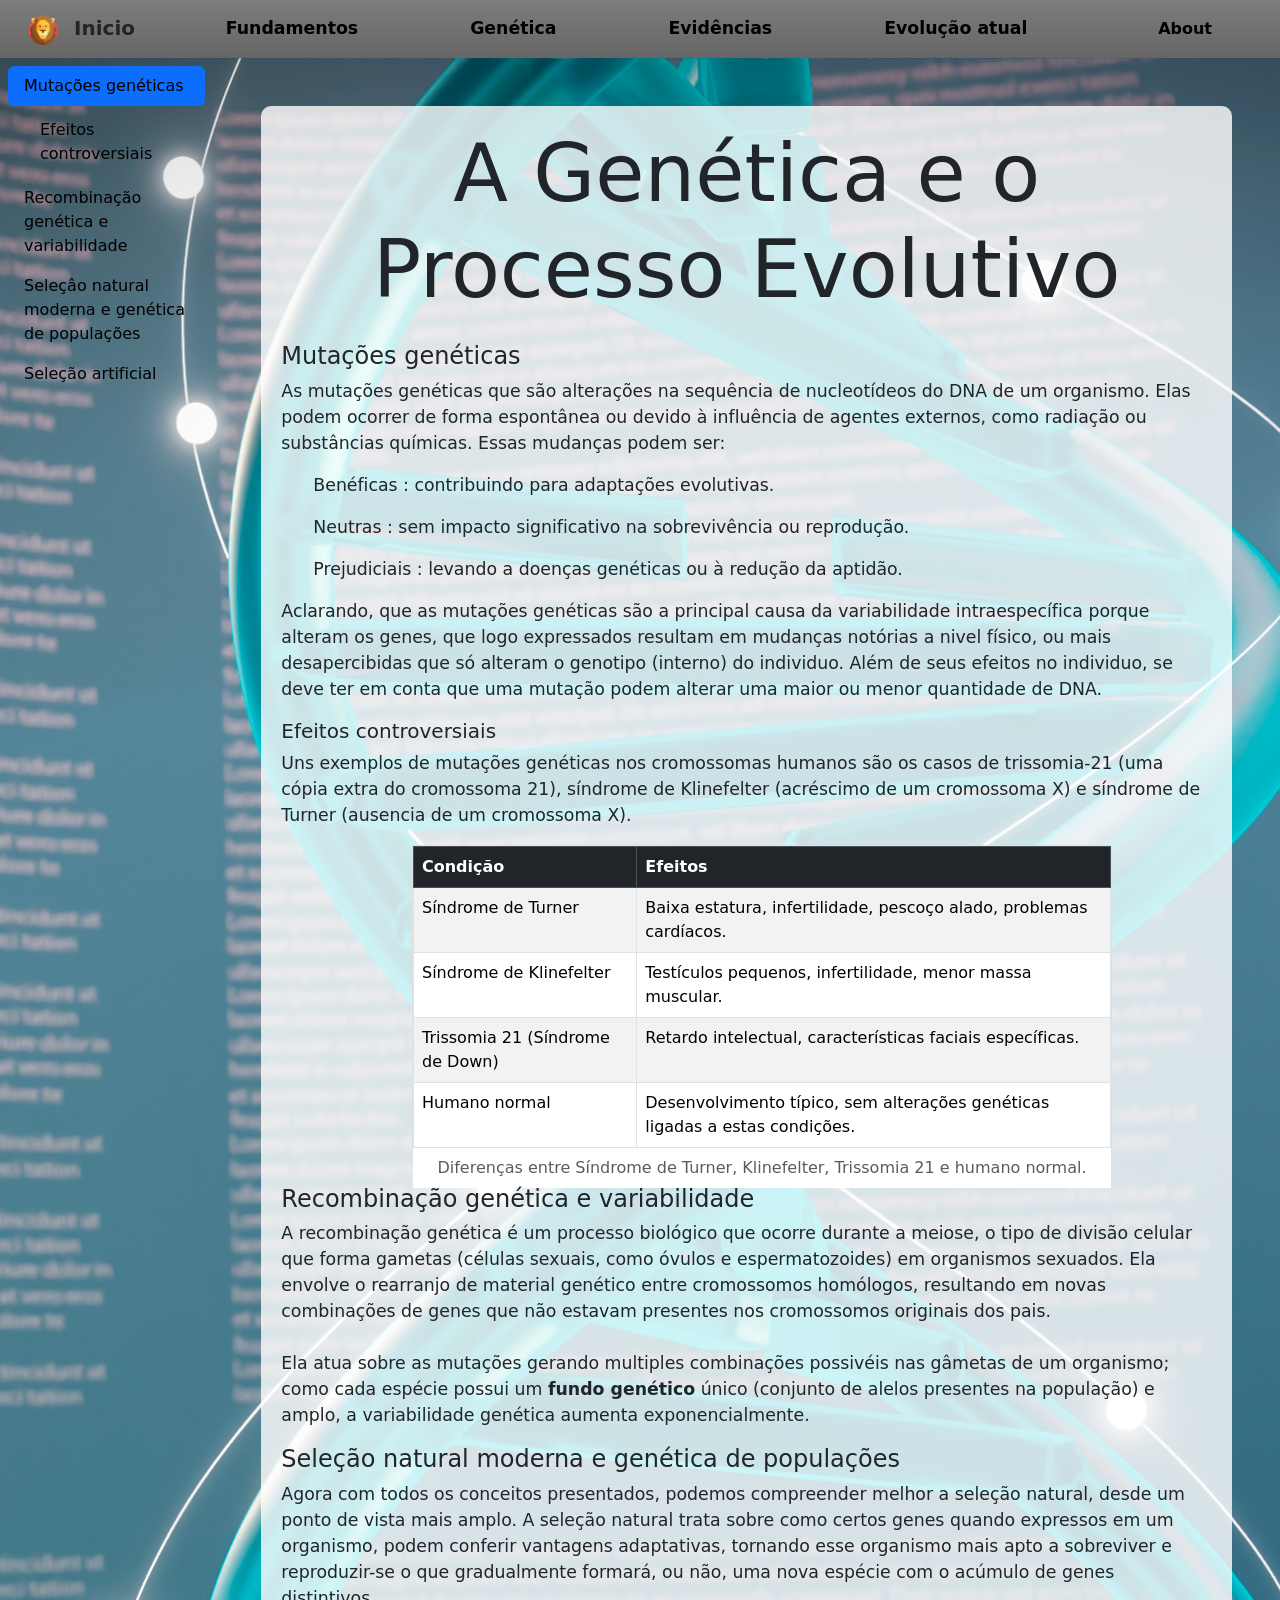
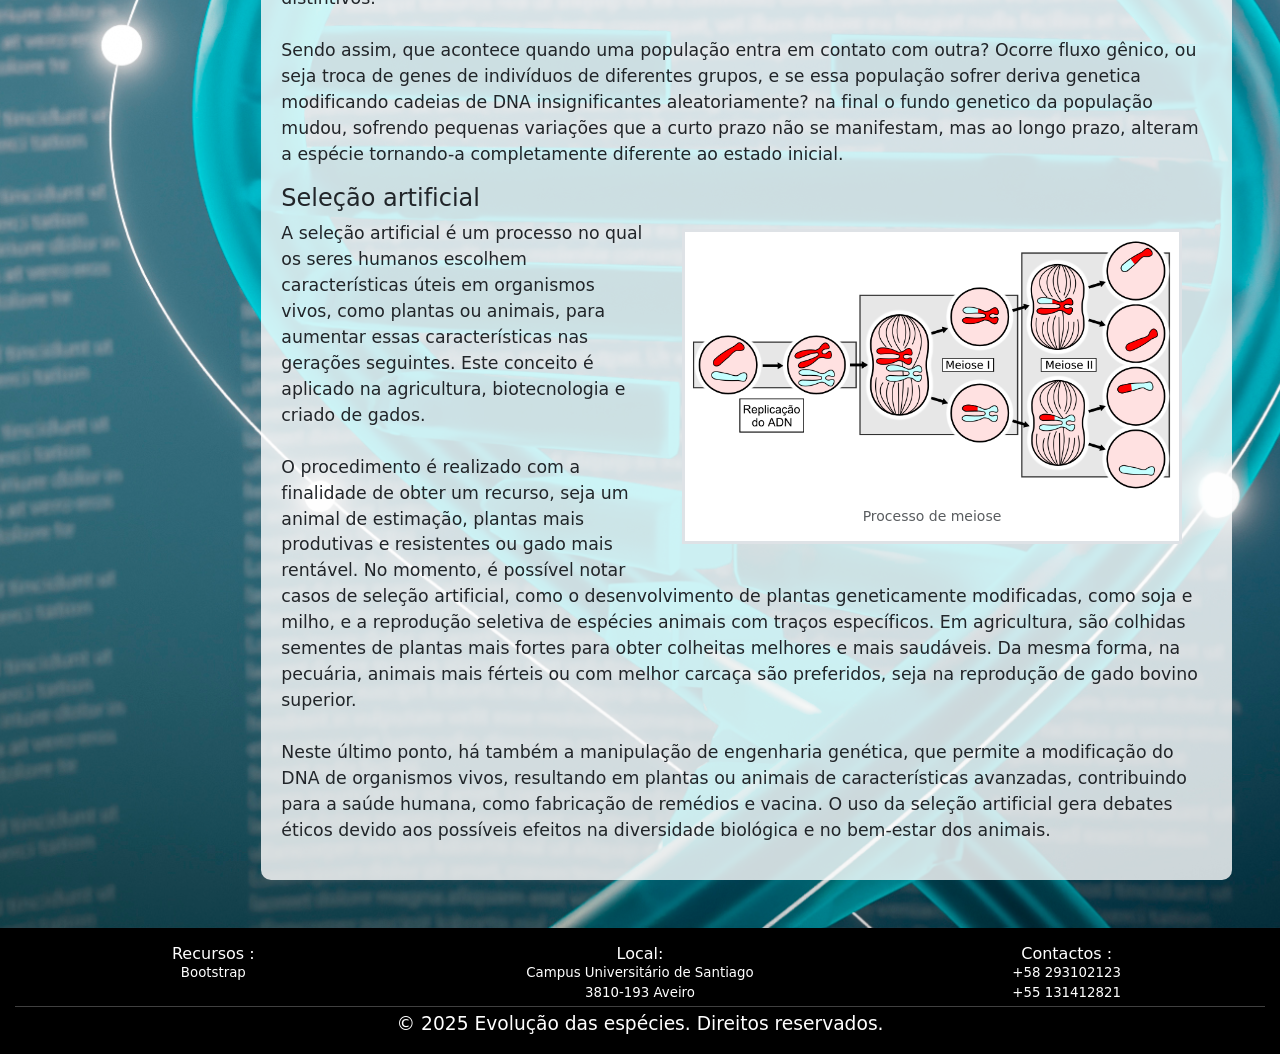
<file: projeto/genetica.html>
<!DOCTYPE html>
<html lang="es">
    <head>
        <meta charset="UTF-8">
        <meta name="viewport" content="width=device-width, initial-scale=1.0">
        <title>Genetica</title>
        <!-- Bootstrap minified CSS -->
        <link rel="stylesheet" href="https://cdn.jsdelivr.net/npm/bootstrap@5.3.0-alpha1/dist/css/bootstrap.min.css">
        <!-- jQuery library -->
        <script src="https://ajax.googleapis.com/ajax/libs/jquery/1.11.3/jquery.min.js"></script>
        <!-- Bootstrap JavaScript -->
        <script src="http://maxcdn.bootstrapcdn.com/bootstrap/3.3.6/js/bootstrap.min.js"></script>
        <!--Personal styles-->
        <link rel="stylesheet" href="css/style_page_geral.css">
    </head>
    <body>

        <!--barra de navegacao-->    
        <nav class="navbar navbar-expand-lg bg-black bg-gradient" style="--bs-bg-opacity: .6;">
            <div class="container-fluid">
                <!--HOME -->
                <div class="navbar-brand"> 
                    <a class="text-decoration-none text-dark" href="index.html" target="_blank">
                        <img class="d-inline-block mx-3" src="images/lio.png" alt="ND" width="30" height="30"><b>Inicio</b></a>
                </div>

                <!--Sublinks-->
                <div class="navbar-nav">
                    <ul class="navbar-nav">
                        <li class="nav-item mx-5"><a  class="nav-link active" href="fundamentos.html" target="_blank">Fundamentos</a></li>
                        <li class="nav-item mx-5"><a  class="nav-link active" href="genetica.html">Genética</a></li>
                        <li class="nav-item mx-5"><a  class="nav-link active" href="evidencias.html" target="_blank">Evidências</a></li>
                        <li class="nav-item mx-5"><a  class="nav-link active" href="contemporaneos.html" target="_blank">Evolução atual</a></li>
                    </ul>
                </div>
                <!-- ABOUT -->
                <div class="navbar-nav">
                    <a class="nav-item nav-link active mx-5" href="about.html" target="_blank"><b> About</b></a>
                </div>
            </div>
        </nav>

        <!-- CONTEUDO-->

        <div class="container-fluid" style="background-image: url('images/gen2.jpg'); background-size: cover; background-position: center center;">
            <div class="row">
                <!-- indice navbar-->
                       
                <div class="col-md-2 p-0 m-0">
                </div>
                <div class="col-md-2 p-0 m-0" style="position:fixed">
                    <nav id="navbar-example3" class="position-sticky top-0 h-100 flex-column align-items-stretch p-2">

                        <nav class="nav nav-pills flex-column">
                            <a class="nav-link text-black" href="#item-1">Mutações genéticas</a>
                           
                            <nav class="nav nav-pills flex-column">
                                <a class="nav-link ms-3 my-1 text-black" href="#item-1-1">Efeitos controversiais</a>
                            </nav>

                            <a class="nav-link text-black" href="#item-2">Recombinação genética e variabilidade</a>
                            <a class="nav-link text-black" href="#item-3">Seleçâo natural moderna e genética de populações</a>
                          
                            <a class="nav-link text-black" href="#item-4">Seleção artificial</a>

                        </nav>
                    </nav>
                </div>        
                     <!-- conteudo em si mesmo-->
                <div class="col-md-10 m-0 p-5 offset-md-2">
                    <div data-bs-spy="scroll" data-bs-target="#navbar-example3" data-bs-smooth-scroll="true" class="scrollspy-example-2" tabindex="0" style="background-color: rgba(255, 255, 255, 0.8); padding: 20px; border-radius: 10px;">
                        <div class="mb-4">
                            <h4 class="display-1 text-center">A Genética e o Processo Evolutivo</h4>
                            
                        </div>
                        <div id="item-1">
                            <h4>Mutações genéticas</h4>
                            <p>As mutações genéticas que são alterações na sequência de nucleotídeos do DNA de um organismo. Elas podem ocorrer de forma espontânea ou devido à influência de agentes externos, como radiação ou substâncias químicas. Essas mudanças podem ser: </p>
                            <ul>
                                <p>Benéficas : contribuindo para adaptações evolutivas.</p>
                                <p>Neutras : sem impacto significativo na sobrevivência ou reprodução.</p>
                                <p>Prejudiciais : levando a doenças genéticas ou à redução da aptidão.</p>
                            </ul>
                            <p>Aclarando, que as mutações genéticas são a principal causa da variabilidade intraespecífica porque alteram os genes, que logo expressados resultam em mudanças notórias a nivel físico, ou mais desapercibidas que só alteram o genotipo (interno) do individuo. Além de seus efeitos no individuo, se deve ter em conta que uma mutação podem alterar uma maior ou menor quantidade de DNA.</p>
                        </div>
                        <div id="item-1-1">
                            <h5>Efeitos controversiais</h5>
                            <p>Uns exemplos de mutações genéticas nos cromossomas humanos são os casos de trissomia-21 (uma cópia extra do cromossoma 21), síndrome de Klinefelter (acréscimo de um cromossoma X) e síndrome de Turner (ausencia de um cromossoma X).</p>

                            <figure class="figure border bg-white float-end" style=" width: 700px; height: 320px; margin-right : 100px; margin-left : 30px; margin-bottom:20px;">
                                <table class="table table-bordered table-hover table-striped">
                                    <caption class="bg-white text-center"> Diferenças entre Síndrome de Turner, Klinefelter, Trissomia 21 e humano normal. </caption>
                                    <thead class="table-dark">
                                        <tr>
                                            <th>Condição</th>
                                            <th>Efeitos</th>
                                        </tr>
                                    </thead>
                                    <tbody>
                                        <tr>
                                            <td>Síndrome de Turner</td>
                                            <td>Baixa estatura, infertilidade, pescoço alado, problemas cardíacos.</td>
                                        </tr>
                                        <tr>
                                            <td>Síndrome de Klinefelter</td>
                                            <td>Testículos pequenos, infertilidade, menor massa muscular.</td>
                                        </tr>
                                        <tr>
                                            <td>Trissomia 21 (Síndrome de Down)</td>
                                            <td>Retardo intelectual, características faciais específicas.</td>
                                        </tr>
                                        <tr>
                                            <td>Humano normal</td>
                                            <td>Desenvolvimento típico, sem alterações genéticas ligadas a estas condições.</td>
                                        </tr>
                                    </tbody>
                                </table>
                                  
                            </figure>

                        </div>
                        <div id="item-2">
                            <h4>Recombinação genética e variabilidade</h4>
                            
                            <p> A recombinação genética é um processo biológico que ocorre durante a meiose, o tipo de divisão celular que forma gametas (células sexuais, como óvulos e espermatozoides) em organismos sexuados. Ela envolve o rearranjo de material genético entre cromossomos homólogos, resultando em novas combinações de genes que não estavam presentes nos cromossomos originais dos pais.<br><br> Ela atua sobre as mutações gerando multiples combinações possivéis nas gâmetas de um organismo; como cada espécie possui um <b>fundo genético</b> único (conjunto de alelos presentes na população) e amplo, a variabilidade genética aumenta exponencialmente.  </p>   
                        </div>
                        <div id="item-3">
                            <h4>Seleção natural moderna e genética de populações</h4>
                            <p>Agora com todos os conceitos presentados, podemos compreender melhor a seleção natural, desde um ponto de vista mais amplo. A seleção natural trata sobre como certos genes quando expressos em um organismo, podem conferir vantagens adaptativas, tornando esse organismo mais apto a sobreviver e reproduzir-se o que gradualmente formará, ou não, uma nova espécie com o acúmulo de genes distintivos. <br><br>

Sendo assim, que acontece quando uma população entra em contato com outra? Ocorre fluxo gênico, ou seja troca de genes de indivíduos de diferentes grupos, e se essa população sofrer deriva genetica modificando cadeias de DNA insignificantes aleatoriamente? na final o fundo genetico da população mudou, sofrendo pequenas variações que a curto prazo não se manifestam, mas ao longo prazo, alteram a espécie tornando-a completamente diferente ao estado inicial.</p>
                        </div>
                        <figure class="figure bg-white border border-3 float-end" style=" width: 500px; height: 315px; margin-top : 45px; margin-right : 30px; margin-left :35px;">
                            <img class="figure-img img-fluid" src="images/meiose.png" alt="none">
                            <figcaption class="figure-caption text-center">Processo de meiose</figcaption>
                        </figure>
                        <div id="item-4">
                            <h4>Seleção artificial</h4>
                            <p>A seleção artificial é um processo no qual os seres humanos escolhem características úteis em organismos vivos, como plantas ou animais, para aumentar essas características nas gerações seguintes. Este conceito é aplicado na agricultura, biotecnologia e criado de gados. <br><br>

O procedimento é realizado com a finalidade de obter um recurso, seja um animal de estimação, plantas mais produtivas e resistentes ou gado mais rentável. No momento, é possível notar casos de seleção artificial, como o desenvolvimento de plantas geneticamente modificadas, como soja e milho, e a reprodução seletiva de espécies animais com traços específicos. Em agricultura, são colhidas sementes de plantas mais fortes para obter colheitas melhores e mais saudáveis. Da mesma forma, na pecuária, animais mais férteis ou com melhor carcaça são preferidos, seja na reprodução de gado bovino superior. <br><br>

Neste último ponto, há também a manipulação de engenharia genética, que permite a modificação do DNA de organismos vivos, resultando em plantas ou animais de características avanzadas, contribuindo para a saúde humana, como fabricação de remédios e vacina. O uso da seleção artificial gera debates éticos devido aos possíveis efeitos na diversidade biológica e no bem-estar dos animais.  </p>
                        </div>
                  
            
                  
                    </div>
                </div>
            </div>
        </div>

        <!--Rodape aeternum-->
        <footer class="bg-black text-white text-center py-3">
            <div class="container-fluid" style="background-size: cover;">
                <div class="row align-items-stretch">
                    <div class="col-md-4 d-flex flex-column">
                        <h5>Recursos :</h5>
                        <p><a class="link text-decoration-none text-white" href="https://getbootstrap.com/" target="_blank">Bootstrap</a></p>
                    </div>
                    <div class="col-md-4 d-flex flex-column">
                        <h5>Local:</h5>
                        <p>Campus Universitário de Santiago</p><p> 3810-193 Aveiro</p>
                    </div>
                    <div class="col-md-4 d-flex flex-column">
                        <h5>Contactos :</h5>
                        <p>+58 293102123</p>
                        <p> +55 131412821</p>
                    </div>
                </div>
                <hr>
                <div>
                    <p style="font-size:14pt;">© 2025 Evolução das espécies. Direitos reservados.</p>
                </div>
            </div>
        </footer>
        <script src="https://cdn.jsdelivr.net/npm/bootstrap@5.3.0-alpha1/dist/js/bootstrap.bundle.min.js"></script>
    </body>

</html>
</file>
<file: projeto/css/style_index.css>
li {font-size: 13pt;
    font-weight:bold;
}
p {font-size: 15pt;}

.linha{
    border : none;
    height : 2px;
    background-color : red;
    margin : 30px 0;
}

.tamanho{
    height : 300px;

}



/*tags de rodape */
footer div p {
    font-size: 10pt;
    padding : 0px;
    margin : 0px;

}

footer div h5 {
    font-size: 12pt;
    padding : 0px;
    margin : 0px;
}

footer div hr{
    margin: 3px;
}
/* clases para os slides, carousel imagen adaptada ao dispostivio*/
.full-screen {
      height: 100vh;      /* Ocupa el 100% de la altura de la pantalla */
      width: 100vw;       /* Ocupa el 100% del ancho de la pantalla */
      overflow: hidden;   /* Esconde cualquier parte extra de la imagen */
}
.full-screen img {
      width: 100%;
      height: 100%;
      object-fit: cover; /* Cubre el espacio completo sin distorsionarse */
}

/* CSS PARA LINKS*/

.navbar-nav ul li a:hover {
    text-decoration : underline;
    
}

.navbar-nav a:hover {
    text-decoration : underline;
    
}
</file>
<file: projeto/css/style_about.css>
li {font-size: 13pt;
    font-weight:bold;
}
p {font-size: 15pt;}

.linha{
    border : none;
    height : 2px;
    background-color : red;
    margin : 30px 0;
}

.tamanho{
    height : 300px;

}



/*tags de rodape */
footer div p {
    font-size: 10pt;
    padding : 0px;
    margin : 0px;

}

footer div h5 {
    font-size: 12pt;
    padding : 0px;
    margin : 0px;
}

footer div hr{
    margin: 3px;
}
/* clases para os slides, carousel imagen adaptada ao dispostivio*/
.full-screen {
      height: 100vh;      /* Ocupa el 100% de la altura de la pantalla */
      width: 100vw;       /* Ocupa el 100% del ancho de la pantalla */
      overflow: hidden;   /* Esconde cualquier parte extra de la imagen */
}
.full-screen img {
      width: 100%;
      height: 100%;
      object-fit: cover; /* Cubre el espacio completo sin distorsionarse */
}

body {
    background-image: url('../images/index2.png');
    background-size: cover;
    background-position: center;
    background-repeat: no-repeat;
    background-attachment: fixed;
}

.text-box {
    background-color: rgba(255, 255, 255, 0.9); /* Cor de fundo (branco translúcido) */
    border: 2px solid #ccc; /* Borda cinza */
    border-radius: 10px; /* Bordas arredondadas */
    padding: 20px; /* Espaçamento interno */
    margin: 20px auto; /* Centraliza horizontalmente */
    max-width: 800px; /* Largura máxima */
    box-shadow: 0px 4px 6px rgba(0, 0, 0, 0.1); /* Sombra suave */
    text-align: center; /* Centraliza o texto */
}

main {
    display: flex;
    justify-content: center; /* Centraliza horizontalmente */
    align-items: center; /* Centraliza verticalmente */
    min-height: 100vh; /* Garante altura de toda a tela */
}


 /* CSS PARA LINKS*/
.navbar-nav ul li a:hover {
    text-decoration : underline;
 
}
.navbar-nav a:hover {
    text-decoration : underline;
 
}
</file>
<file: projeto/css/style_page_geral.css>
/*Clase para a barra de navegacao lateral*/
.index_nav{
    text-decoration : none;
    color : black;
    font-size : 13px;

}    

.position-fixed {
    width: 16.666%; /* Equivalente a col-md-2 */
    top: 0;
    bottom: 0;
    z-index: 1030; /* Asegura que esté sobre otros elementos */
}

p {font-size : 13pt}


/*tags de rodape */
footer div p {
    font-size: 10pt;
    padding : 0px;
    margin : 0px;
}

footer div h5 {
    font-size: 12pt;
    padding : 0px;
    margin : 0px;
}
footer div hr{
     margin: 3px;
}


li {font-size: 13pt;
    font-weight:bold;
}
.content-box {
    background-color: rgba(255, 255, 255, 0.8);
    border-radius: 10px;
    padding: 20px;
    box-shadow: 0 4px 8px rgba(0, 0, 0, 0.1);
    backdrop-filter: blur(10px);

}


 /* CSS PARA LINKS*/
.navbar-nav ul li a:hover {
    text-decoration : underline;

}
.navbar-nav a:hover {
    text-decoration : underline;

}
</file>
